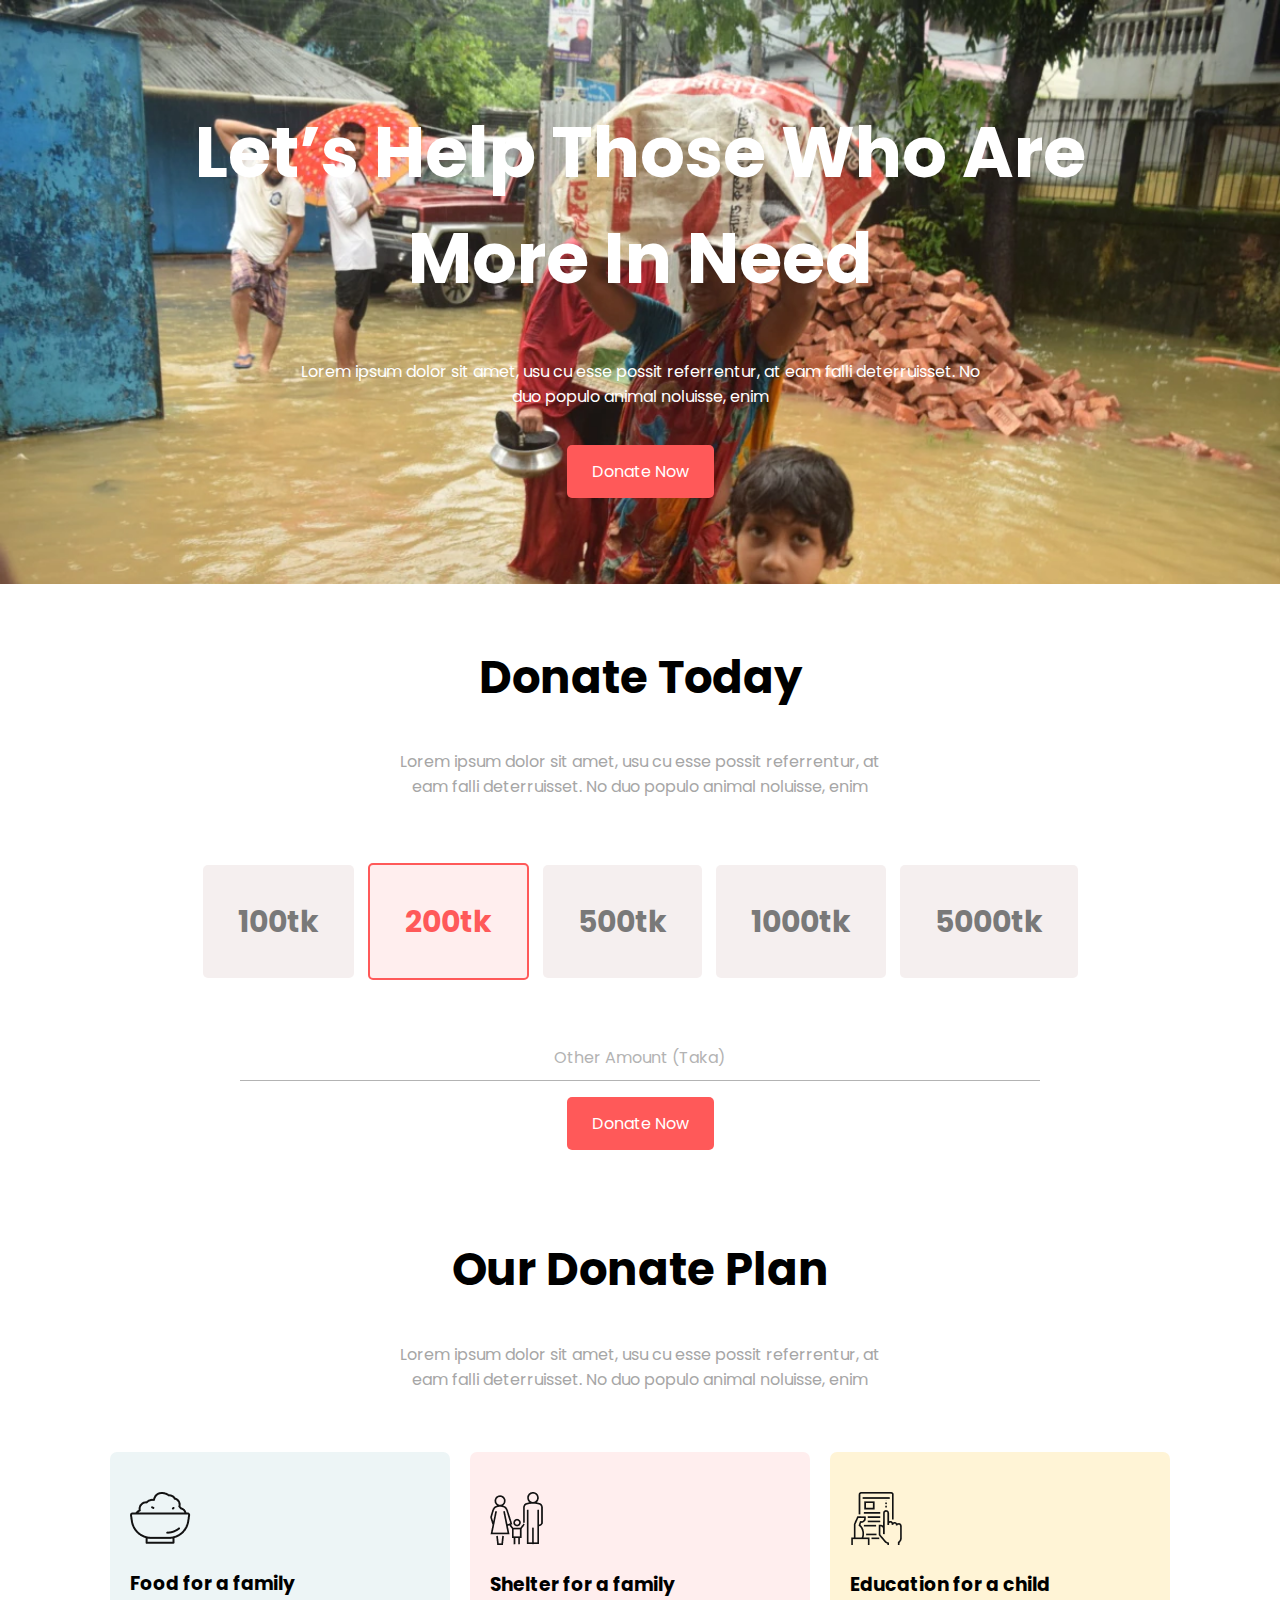
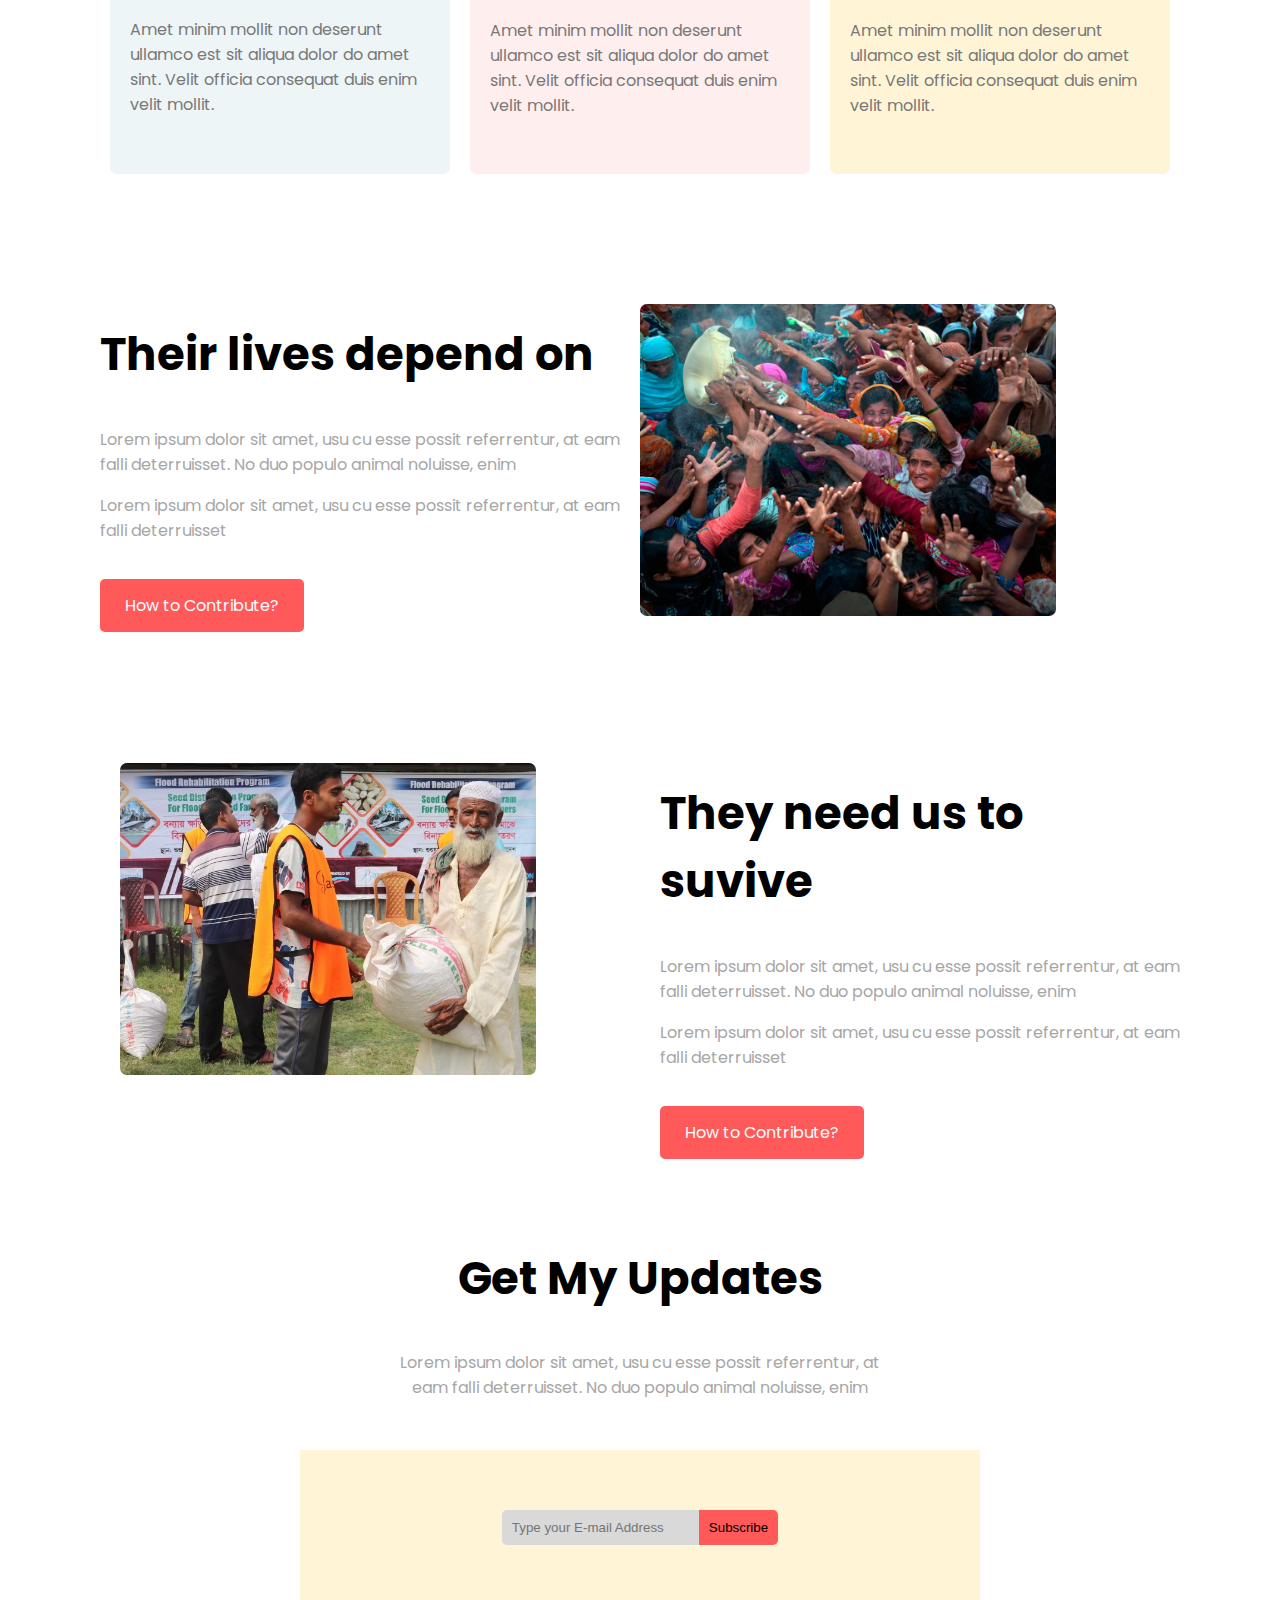
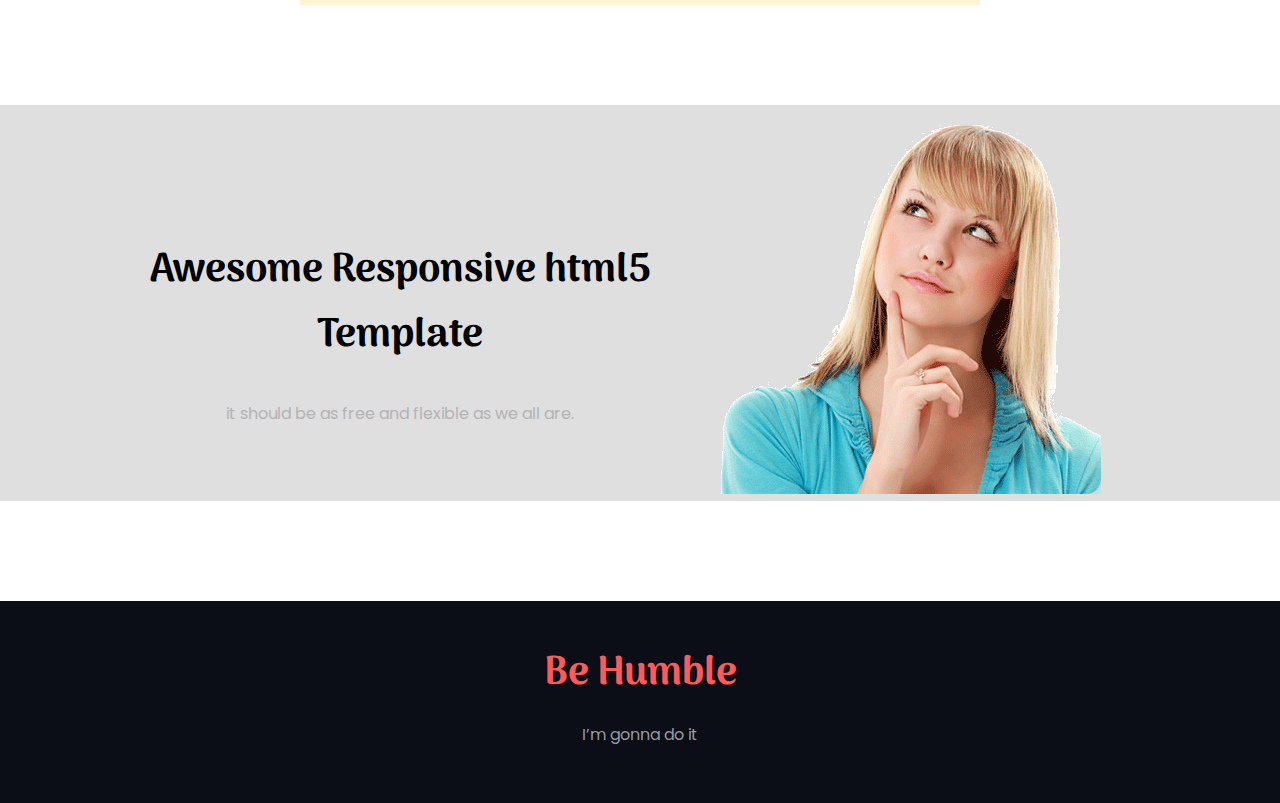
<file: index.html>
<!DOCTYPE html>
<html lang="en">
<head>
    <meta charset="UTF-8">
    <meta http-equiv="X-UA-Compatible" content="IE=edge">
    <meta name="viewport" content="width=device-width, initial-scale=1.0">
    <title>First Assignment</title>
    <link rel="preconnect" href="https://fonts.googleapis.com">
    <link rel="preconnect" href="https://fonts.gstatic.com" crossorigin>
    <link href="https://fonts.googleapis.com/css2?family=Poppins&display=swap" rel="stylesheet">

    <link rel="preconnect" href="https://fonts.googleapis.com">
    <link rel="preconnect" href="https://fonts.gstatic.com" crossorigin>
    <link href="https://fonts.googleapis.com/css2?family=Arima:wght@700&family=Poppins&display=swap" rel="stylesheet">
    <link rel="stylesheet" href="style.css">
</head>
<body>
    <!-- -------------------------------------------------------section first-------------------------------------------------------- -->
    <header id="background-img" class="firs-section">
        <div class="header-area">
            <h1 id="head-title">Let’s Help Those Who Are More In Need</h1>
            <p id="head-detail">Lorem ipsum dolor sit amet, usu cu esse possit referrentur, at eam falli
            deterruisset. No duo populo animal noluisse, enim</p>
            <a class="button-clickble" href="">Donate Now</a>
        </div>
    </header>
    <!-- -------------------------------------------------------section two-------------------------------------------------------- -->
    <section class="second-section">
        <div>
                    <div>
                        <h2 class="donate-title">Donate Today</h2>
                        <p class="donate-detail">Lorem ipsum dolor sit amet, usu cu esse possit referrentur, at eam falli
                            deterruisset. No duo populo animal noluisse, enim</p>
                    </div>
                    <div class="all-donate">
                        <span class="donate-amount">100tk</span>
                        <span class="donate-amount" id="click-hover">200tk</span>
                        <span class="donate-amount">500tk</span>
                        <span class="donate-amount">1000tk</span>
                        <span class="donate-amount">5000tk</span>
                    </div>
                    <p id="donate-taka">Other Amount (Taka)</p>
                    <a class="button-clickble" href="">Donate Now</a>
        </div>
    </section>
    <!-- -------------------------------------------------------section three-------------------------------------------------------- -->
    <section class="second-section">
        <div>
            <h2 class="donate-title">Our Donate Plan</h2>
            <p class="donate-detail">Lorem ipsum dolor sit amet, usu cu esse possit referrentur, at eam falli
            deterruisset. No duo populo animal noluisse, enim</p>
        </div>
        <div class="donat-plan-all">
            <div id="food" class="donat-plan">
                <span><img src="icons/food.png" alt=""></span>
                <h3>Food for a family</h3>
                <p class="donate-plan-text">Amet minim mollit non deserunt
                    ullamco est sit aliqua dolor do amet
                    sint. Velit officia consequat duis enim
                    velit mollit.</p>
            </div>
            <div id="shelter" class="donat-plan">
                <span><img src="icons/shelter.png" alt=""></span>
                <h3>Shelter for a family</h3>
                <p class="donate-plan-text">Amet minim mollit non deserunt
                ullamco est sit aliqua dolor do amet
                sint. Velit officia consequat duis enim
                velit mollit.</p>
            </div>
            <div class="donat-plan">
                <span><img src="icons/Frame-1.png" alt=""></span>
                <h3>Education for a child</h3>
                <p class="donate-plan-text">Amet minim mollit non deserunt
                ullamco est sit aliqua dolor do amet
                sint. Velit officia consequat duis enim
                velit mollit.</p>
            </div>
        </div>
    </section>
    <!-- -------------------------------------------------------section fourth-------------------------------------------------------- -->
    <section class="section-fourth donat-plan-all">
        <div class="donation">
            <h2 class="donate-title">Their lives depend on</h2>
            <p class="donation-detail">Lorem ipsum dolor sit amet, usu cu esse possit
            referrentur, at eam falli deterruisset. No duo populo
            animal noluisse, enim</p>
            <p class="donation-detail">Lorem ipsum dolor sit amet, usu cu esse possit
            referrentur, at eam falli deterruisset</p>
            <div class="contribute-button">
                <a class="button-clickble" href="">How to Contribute?</a>
            </div>
        </div>
        <div class="images-adjust">
            <img class="img-edit" src="images/donation6.jpg" alt="">
        </div>
    </section>
    <!-- -------------------------------------------------------section fifth-------------------------------------------------------- -->
        <section class="section-fourth donat-plan-all">
            <div class="images-adjust">
                <img class="img-edit" src="images/donation10.jpg" alt="">
            </div>
            <div class="donation">
                <h2 class="donate-title">They need us
                to suvive</h2>
                <p class="donation-detail">Lorem ipsum dolor sit amet, usu cu esse possit
                    referrentur, at eam falli deterruisset. No duo populo
                    animal noluisse, enim</p>
                <p class="donation-detail">Lorem ipsum dolor sit amet, usu cu esse possit
                    referrentur, at eam falli deterruisset</p>
                <div class="contribute-button">
                    <a class="button-clickble" href="">How to Contribute?</a>
                </div>
            </div>
            
        </section>
    <!-- -------------------------------------------------------section sixth-------------------------------------------------------- -->
   
    <section class="second-section">
        <div>
            <h2 class="donate-title">Get My Updates</h2>
            <p class="donate-detail">Lorem ipsum dolor sit amet, usu cu esse possit referrentur, at eam falli
            deterruisset. No duo populo animal noluisse, enim</p>
        </div>
        <div id="e-mail-box">
            <input type="email" name="email" id="email" placeholder="Type your E-mail Address"><button type="submit" class="btn">Subscribe</button>
            
        </div>
    </section>
    <!-- -------------------------------------------------------extra section-------------------------------------------------------- -->
    <section class="template">
        <div class="donation left-side">
            <h2 class="template-title">Awesome Responsive html5 Template</h2>
            <p class="texes">it should be as free and flexible as we all are.</p>
        </div>
        <div>
            <img src="images/girls_PNG6474.png" alt="girls-thinking">
        </div>
    </section>
    
</body>
    <!-- -------------------------------------------------------Footer section-------------------------------------------------------- -->
    <footer class="footer-section">
        <div>
            <h3 id="footer-head">Be Humble</h3>
            <p id="footer-detail">I’m gonna do it</p>
        </div>
    </footer>
</html>
</file>
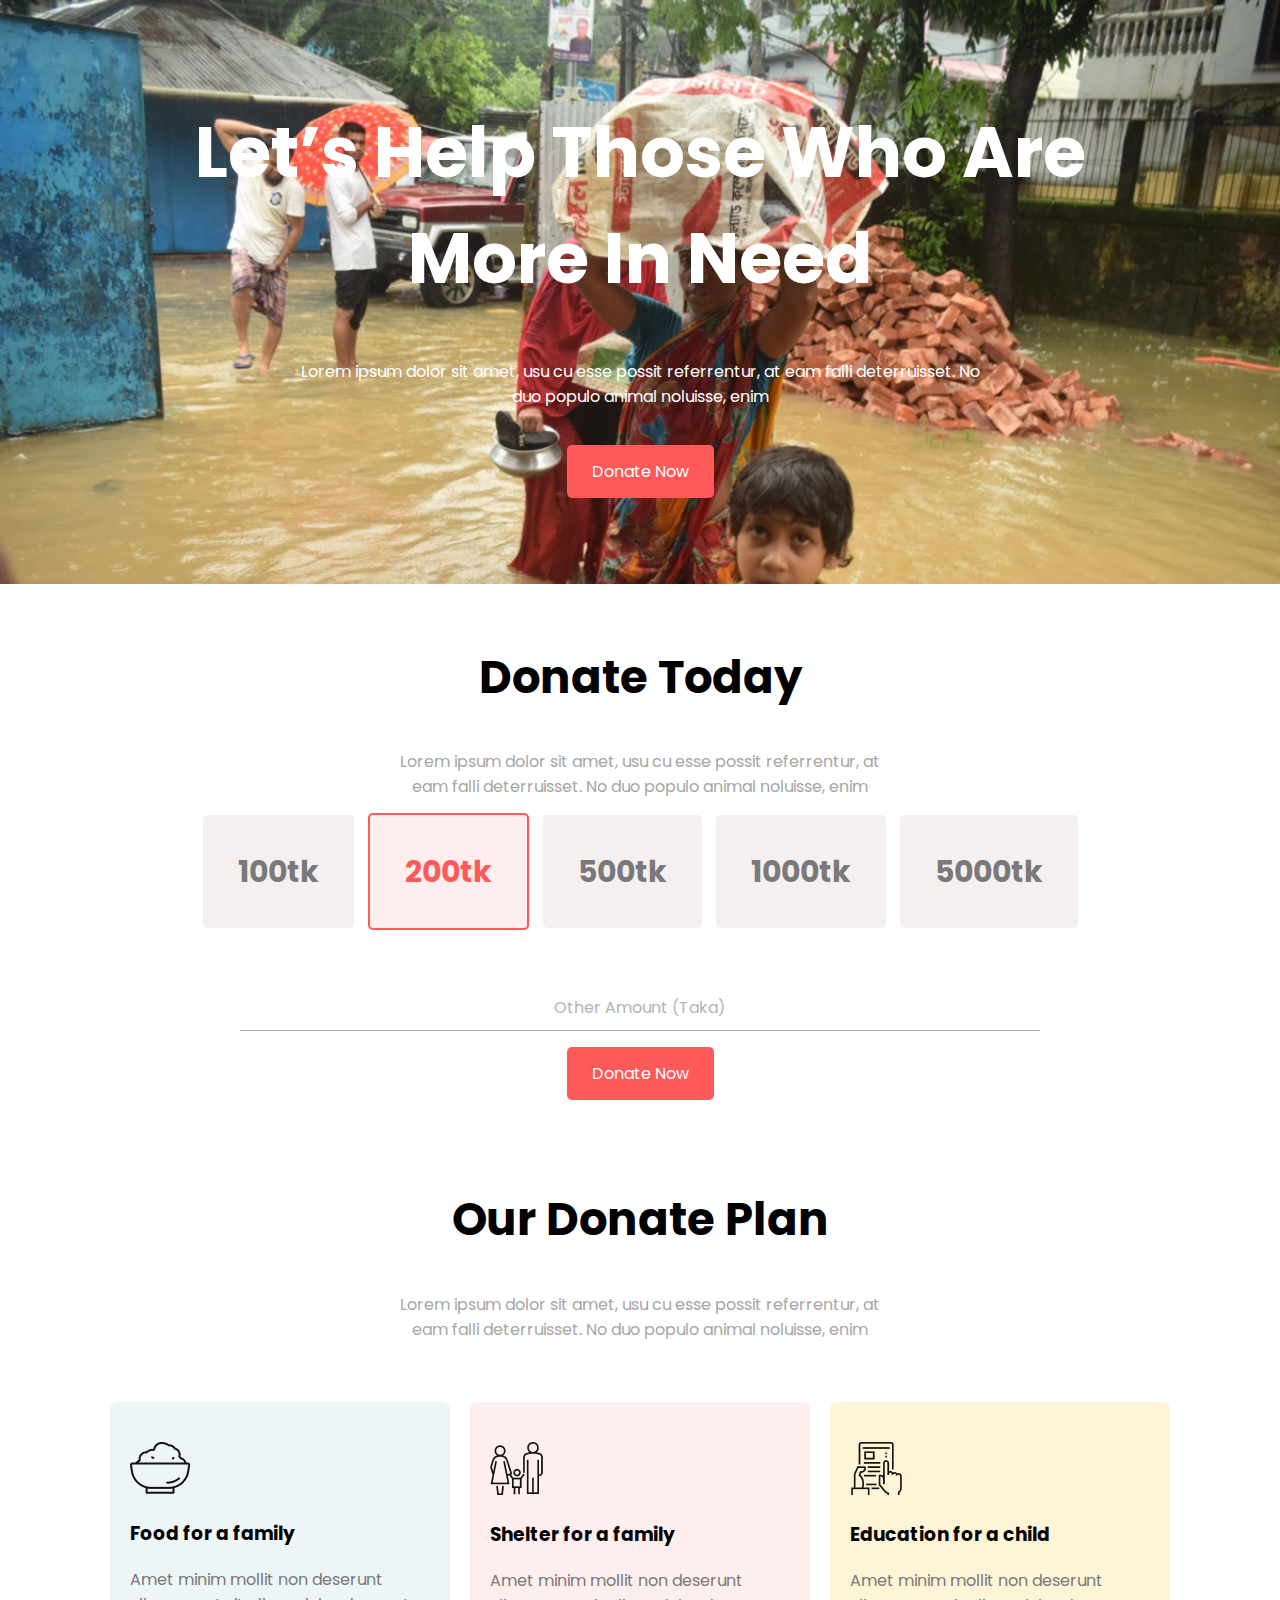
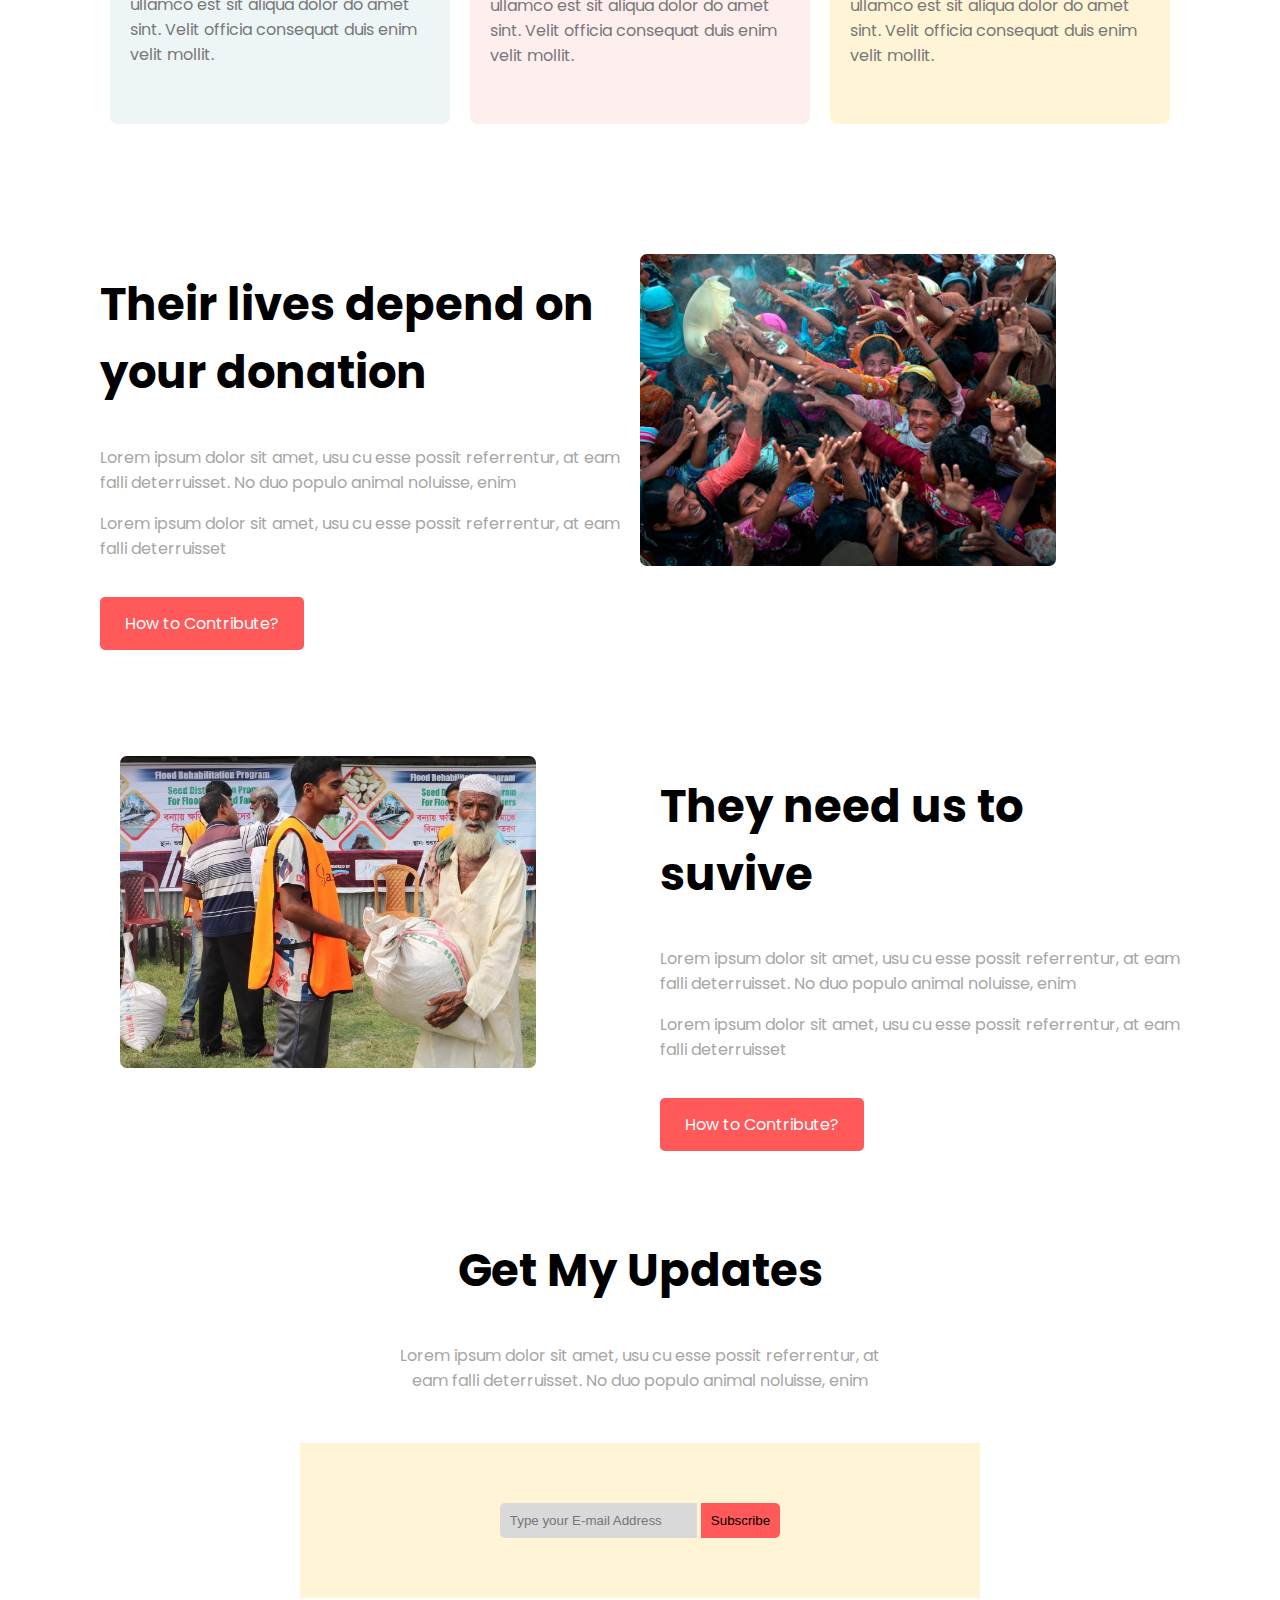
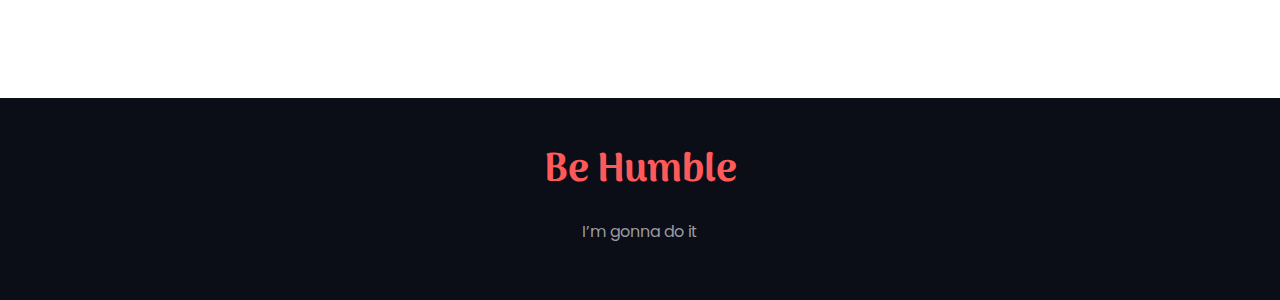
<file: first assignment/index.html>
<!DOCTYPE html>
<html lang="en">
<head>
    <meta charset="UTF-8">
    <meta http-equiv="X-UA-Compatible" content="IE=edge">
    <meta name="viewport" content="width=device-width, initial-scale=1.0">
    <title>First Assignment</title>
    <link rel="preconnect" href="https://fonts.googleapis.com">
    <link rel="preconnect" href="https://fonts.gstatic.com" crossorigin>
    <link href="https://fonts.googleapis.com/css2?family=Poppins&display=swap" rel="stylesheet">

    <link rel="preconnect" href="https://fonts.googleapis.com">
    <link rel="preconnect" href="https://fonts.gstatic.com" crossorigin>
    <link href="https://fonts.googleapis.com/css2?family=Arima:wght@700&family=Poppins&display=swap" rel="stylesheet">
    <link rel="stylesheet" href="/style.css">
</head>
<body>
    <!-- -------------------------------------------------------section first-------------------------------------------------------- -->
    <header id="background-img" class="firs-section">
        <div class="header-area">
            <h1 id="head-title">Let’s Help Those Who Are More In Need</h1>
            <p id="head-detail">Lorem ipsum dolor sit amet, usu cu esse possit referrentur, at eam falli
            deterruisset. No duo populo animal noluisse, enim</p>
            <a class="button-clickble" href="">Donate Now</a>
        </div>
    </header>
    <!-- -------------------------------------------------------section two-------------------------------------------------------- -->
    <section class="second-section">
        <div>
                    <div>
                        <h2 class="donate-title">Donate Today</h2>
                        <p class="donate-detail">Lorem ipsum dolor sit amet, usu cu esse possit referrentur, at eam falli
                            deterruisset. No duo populo animal noluisse, enim</p>
                    </div>
                    <div>
                        <span class="donate-amount">100tk</span>
                        <span class="donate-amount" id="click-hover">200tk</span>
                        <span class="donate-amount">500tk</span>
                        <span class="donate-amount">1000tk</span>
                        <span class="donate-amount">5000tk</span>
                    </div>
                    <p id="donate-taka">Other Amount (Taka)</p>
                    <a class="button-clickble" href="">Donate Now</a>
        </div>
    </section>
    <!-- -------------------------------------------------------section three-------------------------------------------------------- -->
    <section class="second-section">
        <div>
            <h2 class="donate-title">Our Donate Plan</h2>
            <p class="donate-detail">Lorem ipsum dolor sit amet, usu cu esse possit referrentur, at eam falli
            deterruisset. No duo populo animal noluisse, enim</p>
        </div>
        <div class="donat-plan-all">
            <div id="food" class="donat-plan">
                <span><img src="/icons/food.png" alt=""></span>
                <h3>Food for a family</h3>
                <p class="donate-plan-text">Amet minim mollit non deserunt
                    ullamco est sit aliqua dolor do amet
                    sint. Velit officia consequat duis enim
                    velit mollit.</p>
            </div>
            <div id="shelter" class="donat-plan">
                <span><img src="/icons/shelter.png" alt=""></span>
                <h3>Shelter for a family</h3>
                <p class="donate-plan-text">Amet minim mollit non deserunt
                ullamco est sit aliqua dolor do amet
                sint. Velit officia consequat duis enim
                velit mollit.</p>
            </div>
            <div class="donat-plan">
                <span><img src="/icons/Frame-1.png" alt=""></span>
                <h3>Education for a child</h3>
                <p class="donate-plan-text">Amet minim mollit non deserunt
                ullamco est sit aliqua dolor do amet
                sint. Velit officia consequat duis enim
                velit mollit.</p>
            </div>
        </div>
    </section>
    <!-- -------------------------------------------------------section fourth-------------------------------------------------------- -->
    <section class="section-fourth donat-plan-all">
        <div class="donation">
            <h2 class="donate-title">Their lives depend on
            your donation</h2>
            <p class="donation-detail">Lorem ipsum dolor sit amet, usu cu esse possit
            referrentur, at eam falli deterruisset. No duo populo
            animal noluisse, enim</p>
            <p class="donation-detail">Lorem ipsum dolor sit amet, usu cu esse possit
            referrentur, at eam falli deterruisset</p>
            <div class="contribute-button">
                <a class="button-clickble" href="">How to Contribute?</a>
            </div>
        </div>
        <div class="images-adjust">
            <img class="img-edit" src="/images/donation6.jpg" alt="">
        </div>
    </section>
    <!-- -------------------------------------------------------section fifth-------------------------------------------------------- -->
        <section class="section-fourth donat-plan-all">
            <div class="images-adjust">
                <img class="img-edit" src="/images/donation10.jpg" alt="">
            </div>
            <div class="donation">
                <h2 class="donate-title">They need us
                to suvive</h2>
                <p class="donation-detail">Lorem ipsum dolor sit amet, usu cu esse possit
                    referrentur, at eam falli deterruisset. No duo populo
                    animal noluisse, enim</p>
                <p class="donation-detail">Lorem ipsum dolor sit amet, usu cu esse possit
                    referrentur, at eam falli deterruisset</p>
                <div class="contribute-button">
                    <a class="button-clickble" href="">How to Contribute?</a>
                </div>
            </div>
            
        </section>
    <!-- -------------------------------------------------------section sixth-------------------------------------------------------- -->
   
    <section class="second-section">
        <div>
            <h2 class="donate-title">Get My Updates</h2>
            <p class="donate-detail">Lorem ipsum dolor sit amet, usu cu esse possit referrentur, at eam falli
            deterruisset. No duo populo animal noluisse, enim</p>
        </div>
        <div id="e-mail-box">
            <input type="email" name="email" id="email" placeholder="Type your E-mail Address">
            <button>Subscribe</button>
        </div>
    </section>
    
</body>
    <!-- -------------------------------------------------------Footer section-------------------------------------------------------- -->
    <footer class="footer-section">
        <div>
            <h3 id="footer-head">Be Humble</h3>
            <p id="footer-detail">I’m gonna do it</p>
        </div>
    </footer>
</html>
</file>
<file: style.css>
body{
    font-family: 'Poppins', sans-serif;
    margin: 0;
}
.firs-section{
    background-size: cover;
    background-repeat: no-repeat;
    margin-bottom: 60px;
    text-align: center;
    padding-bottom: 100px;
    
}
#background-img{
        background-image: url(images/donation14.webp);
        
}
#head-title{
    font-size: 70px;
    text-align: center;
    color: white;
    padding: 0 150px;
    padding-top: 100px;
    margin-top: 0;
}
#head-detail{
    color: white;
    padding: 0 300px;
    margin-bottom: 50px;
}


.button-clickble{
    background-color: #FF5959;
    color: white;
    text-decoration: none;
    padding: 15px 25px;
    border-radius: 5px;
    margin-top: px;
}

/* ----------------------------------------------------------------second Area--------------------------------------------------------------------------- */
.second-section{
    text-align: center;
    margin-bottom: 100px;
}
.donate-title{
    font-size: 45px;
    font-weight: bold;
}
.donate-detail{
    color: #A6A6A6;
    padding: 0 390px;
    margin-bottom: 50px;
}
.all-donate{
    margin: 100px;
}
.donate-amount{
    padding: 35px;
    margin: 5px;
    background-color: #ebe0e080;
    border-radius: 5px;
    font-size: 30px;
    font-weight: bold;
    color: #797979;
}
#click-hover{
    border: 2px solid #FF5959;
    color: #FF5959;
    background-color: #FFEEEE;
}
#donate-taka{
    margin-top: 100px;
    color: #B3B3B3;
    padding-bottom: 10px;
    border-bottom: 1px solid #B3B3B3;
    margin-bottom: 30px;
    margin-right: 240px;
    margin-left: 240px;
}
/* ----------------------------------------------------------------third Area--------------------------------------------------------------------------- */
.donat-plan-all{
    display: flex;
    margin: 0 100px;
    
}
.donat-plan{
    margin: 10px;
    padding: 40px 20px;
    text-align: left;
    border-radius: 7px;
    background-color: #FFF4D6;
}
.donate-plan-text{
    color: #787878;
}
#food{
    background-color: #EDF5F6;
}
#shelter{
    background-color: #FFEEEE;
}


/* ----------------------------------------------------------------fourth Area--------------------------------------------------------------------------- */
.section-fourth{
    /* display: flex; */
    margin-bottom: 100px;
}
.donation{
    width: 50%;
}
.images-adjust{
    width: 50%;
    margin: 20px;
}
.donation-detail{
    color: #A6A6A6;
}
.img-edit{
    width: 80%;
    border-radius: 7px;
}
.contribute-button{
    margin-top: 50px;
}

/* ----------------------------------------------------------------Fifth Area--------------------------------------------------------------------------- */
/* ----------------------------------------------------------------sixth Area--------------------------------------------------------------------------- */
#e-mail-box {
    margin: 0px 300px;
    padding: 60px 150px;
    background-color: #FFF4D6;
}

input {
    padding: 10px;
    border: none;
    border-radius: 5px 0 0 5px;
    background-color: #D9D9D9;
    /* margin-right: -4px; */
}

button {
    padding: 10px;
    border: none;
    border-radius: 0 5px 5px 0;
    background-color: #FF5959;
}

/* ----------------------------------------------------------------extra Area--------------------------------------------------------------------------- */
.template{
    display: flex;
    background-color: #DFDFDF;
    padding-top: 20px;
    text-align: center;
    margin-bottom: 100px;
}
.left-side{
    margin-top: 80px;
    padding-left: 80px;
}
.template-title{
    font-size: 40px;
    font-family: 'Arima', cursive;
}
.texes{
    color:#B3B3B3;
}
/* ----------------------------------------------------------------Footer Area--------------------------------------------------------------------------- */
.footer-section{
    background-color: #0B0D17;
    text-align: center;
    padding: 40px 0;
}
#footer-head{
    font-family: 'Arima', cursive;
    /* font-family: 'Poppins', sans-serif; */
    font-size: 40px;
    color: #FF5959;
    margin: 0;
}
#footer-detail{
    color: #989BA2;
}
</file>
